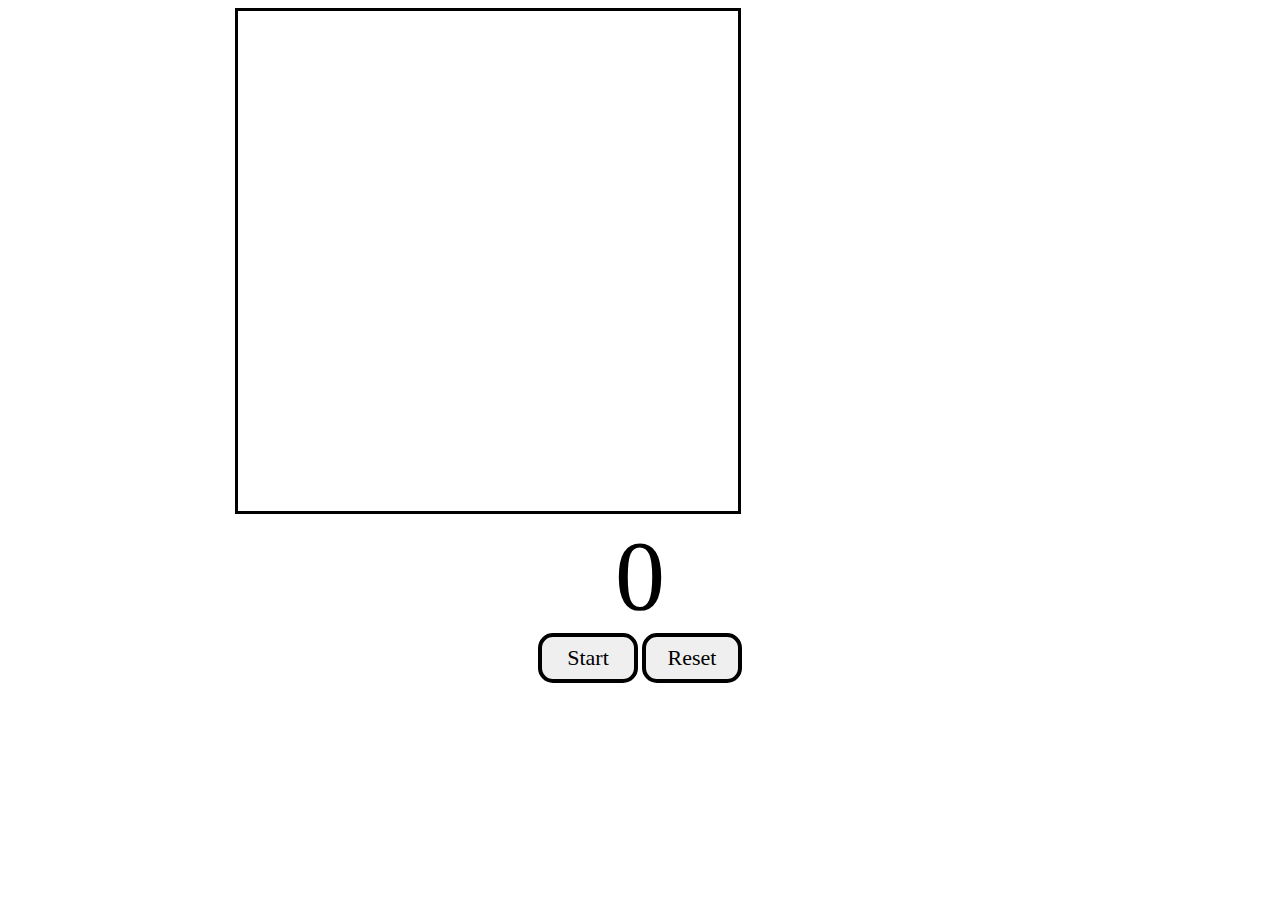
<file: snake/index.html>
<!DOCTYPE html>
<html lang="en">

<head>
    <meta charset="UTF-8">
    <meta http-equiv="X-UA-Compatible" content="IE=edge">
    <meta name="viewport" content="width=device-width, initial-scale=1.0">
    <title>Document</title>
    <style>
        #gameContainer {
            text-align: center;
        }

        #gameBoard {
            border: 3px solid;
        }

        #scoreText {
            font-family: "Permanent Marker", cursive;
            font-size: 100px;
        }

        #startBtn,
        #resetBtn {
            font-family: "Permanent Marker", cursive;
            font-size: 22px;
            width: 100px;
            height: 50px;
            border: 4px solid;
            border-radius: 15px;
            cursor: pointer;
        }
    </style>
</head>

<body>
    <div id="gameContainer">
        <canvas id="gameBoard" width="500" height="500"></canvas>
        <canvas id="canvas"></canvas>
        <div id="scoreText">0</div>
        <button id="startBtn">Start</button>
        <button id="resetBtn">Reset</button>
    </div>
    <script src="js/tf.min.js"></script>
    <script src="js/teachablemachine-pose.min.js"></script>
    <script>
        const URL = "js/my-pose-model/";
        const PROB = 0.9;
        let model, webcam, ctx, labelContainer, maxPredictions;

        async function caminit() {
            const modelURL = URL + "model.json";
            const metadataURL = URL + "metadata.json";

            // load the model and metadata
            // Refer to tmImage.loadFromFiles() in the API to support files from a file picker
            // Note: the pose library adds a tmPose object to your window (window.tmPose)
            model = await tmPose.load(modelURL, metadataURL);
            maxPredictions = model.getTotalClasses();

            // Convenience function to setup a webcam
            const size = 200;
            const flip = true; // whether to flip the webcam
            webcam = new tmPose.Webcam(size, size, flip); // width, height, flip
            await webcam.setup(); // request access to the webcam
            await webcam.play();
            window.requestAnimationFrame(loop);

            // append/get elements to the DOM
            const canvas = document.getElementById("canvas");
            canvas.width = size; canvas.height = size;
            ctx = canvas.getContext("2d");
        }

        async function loop(timestamp) {
            webcam.update(); // update the webcam frame
            await predict();
            window.requestAnimationFrame(loop);
        }

        async function predict() {
            // Prediction #1: run input through posenet
            // estimatePose can take in an image, video or canvas html element
            const { pose, posenetOutput } = await model.estimatePose(webcam.canvas);
            // Prediction 2: run input through teachable machine classification model
            const prediction = await model.predict(posenetOutput);

            for (let i = 0; i < maxPredictions; i++) {
                if (prediction[i].className == "UP" && prediction[i].probability.toFixed(2) > 0.9) {
                    window.dispatchEvent(new KeyboardEvent('keydown', { 'keyCode': UP }));
                } else if (prediction[i].className == "DOWN" && prediction[i].probability.toFixed(2) > PROB) {
                    window.dispatchEvent(new KeyboardEvent('keydown', { 'keyCode': DOWN }));
                } else if (prediction[i].className == "LEFT" && prediction[i].probability.toFixed(2) > PROB) {
                    window.dispatchEvent(new KeyboardEvent('keydown', { 'keyCode': LEFT }));
                } else if (prediction[i].className == "RIGHT" && prediction[i].probability.toFixed(2) > PROB) {
                    window.dispatchEvent(new KeyboardEvent('keydown', { 'keyCode': RIGHT }));
                }
            }

            // finally draw the poses
            drawPose(pose);
        }

        function drawPose(pose) {
            if (webcam.canvas) {
                ctx.drawImage(webcam.canvas, 0, 0);
                // draw the keypoints and skeleton
                if (pose) {
                    const minPartConfidence = 0.5;
                    tmPose.drawKeypoints(pose.keypoints, minPartConfidence, ctx);
                    tmPose.drawSkeleton(pose.keypoints, minPartConfidence, ctx);
                }
            }
        }
        const gameBoard = document.querySelector("#gameBoard");
        const context = gameBoard.getContext("2d");
        const scoreText = document.querySelector("#scoreText");
        const startBtn = document.querySelector("#startBtn");
        const resetBtn = document.querySelector("#resetBtn");
        const gameWidth = gameBoard.width;
        const gameHeight = gameBoard.height;
        const boardBackground = "white";
        const snakeColor = "lightgreen";
        const snakeBorder = "black";
        const foodColor = "red";
        const unitSize = 10;
        const LEFT = 37;
        const UP = 38;
        const RIGHT = 39;
        const DOWN = 40;
        let running = false;
        let xVelocity = unitSize;
        let yVelocity = 0;
        let foodX;
        let foodY;
        let score = 0;
        let snake = [
            { x: unitSize * 4, y: 0 },
            { x: unitSize * 3, y: 0 },
            { x: unitSize * 2, y: 0 },
            { x: unitSize, y: 0 },
            { x: 0, y: 0 }
        ];

        window.addEventListener("keydown", changeDirection);
        resetBtn.addEventListener("click", resetGame);
        startBtn.addEventListener("click", gameStart);

        function gameStart() {
            caminit();
            running = true;
            scoreText.textContent = score;
            createFood();
            drawFood();
            nextTick();
        };
        function nextTick() {
            if (running) {
                setTimeout(() => {
                    clearBoard();
                    drawFood();
                    moveSnake();
                    drawSnake();
                    checkGameOver();
                    nextTick();
                }, 75);
            }
            else {
                displayGameOver();
            }
        };
        function clearBoard() {
            context.fillStyle = boardBackground;
            context.fillRect(0, 0, gameWidth, gameHeight);
        };
        function createFood() {
            function randomFood(min, max) {
                const randNum = Math.round((Math.random() * (max - min) + min) / unitSize) * unitSize;
                return randNum;
            }
            foodX = randomFood(0, gameWidth - unitSize);
            foodY = randomFood(0, gameWidth - unitSize);
        };
        function drawFood() {
            context.fillStyle = foodColor;
            context.fillRect(foodX, foodY, unitSize, unitSize);
        };
        function moveSnake() {
            const head = {
                x: snake[0].x + xVelocity,
                y: snake[0].y + yVelocity
            };

            snake.unshift(head);
            //if food is eaten
            if (snake[0].x == foodX && snake[0].y == foodY) {
                score += 1;
                scoreText.textContent = score;
                createFood();
            }
            else {
                snake.pop();
            }
        };
        function drawSnake() {
            context.fillStyle = snakeColor;
            context.strokeStyle = snakeBorder;
            snake.forEach(snakePart => {
                context.fillRect(snakePart.x, snakePart.y, unitSize, unitSize);
                context.strokeRect(snakePart.x, snakePart.y, unitSize, unitSize);
            })
        };
        function changeDirection(event) {
            const keyPressed = event.keyCode;
            const goingUp = (yVelocity == -unitSize);
            const goingDown = (yVelocity == unitSize);
            const goingRight = (xVelocity == unitSize);
            const goingLeft = (xVelocity == -unitSize);

            switch (true) {
                case (keyPressed == LEFT && !goingRight):
                    xVelocity = -unitSize;
                    yVelocity = 0;
                    break;
                case (keyPressed == UP && !goingDown):
                    xVelocity = 0;
                    yVelocity = -unitSize;
                    break;
                case (keyPressed == RIGHT && !goingLeft):
                    xVelocity = unitSize;
                    yVelocity = 0;
                    break;
                case (keyPressed == DOWN && !goingUp):
                    xVelocity = 0;
                    yVelocity = unitSize;
                    break;
            }
        };
        function checkGameOver() {
            switch (true) {
                case (snake[0].x < 0):
                    running = false;
                    break;
                case (snake[0].x >= gameWidth):
                    running = false;
                    break;
                case (snake[0].y < 0):
                    running = false;
                    break;
                case (snake[0].y >= gameHeight):
                    running = false;
                    break;
            }
            for (let i = 1; i < snake.length; i += 1) {
                if (snake[i].x == snake[0].x && snake[i].y == snake[0].y) {
                    running = false;
                }
            }
        };
        function displayGameOver() {
            context.font = "50px MV Boli";
            context.fillStyle = "black";
            context.textAlign = "center";
            context.fillText("GAME OVER!", gameWidth / 2, gameHeight / 2);
            running = false;
        };
        function resetGame() {
            score = 0;
            xVelocity = unitSize;
            yVelocity = 0;
            snake = [
                { x: unitSize * 4, y: 0 },
                { x: unitSize * 3, y: 0 },
                { x: unitSize * 2, y: 0 },
                { x: unitSize, y: 0 },
                { x: 0, y: 0 }
            ];
            gameStart();
        };

    </script>
</body>

</html>
</file>
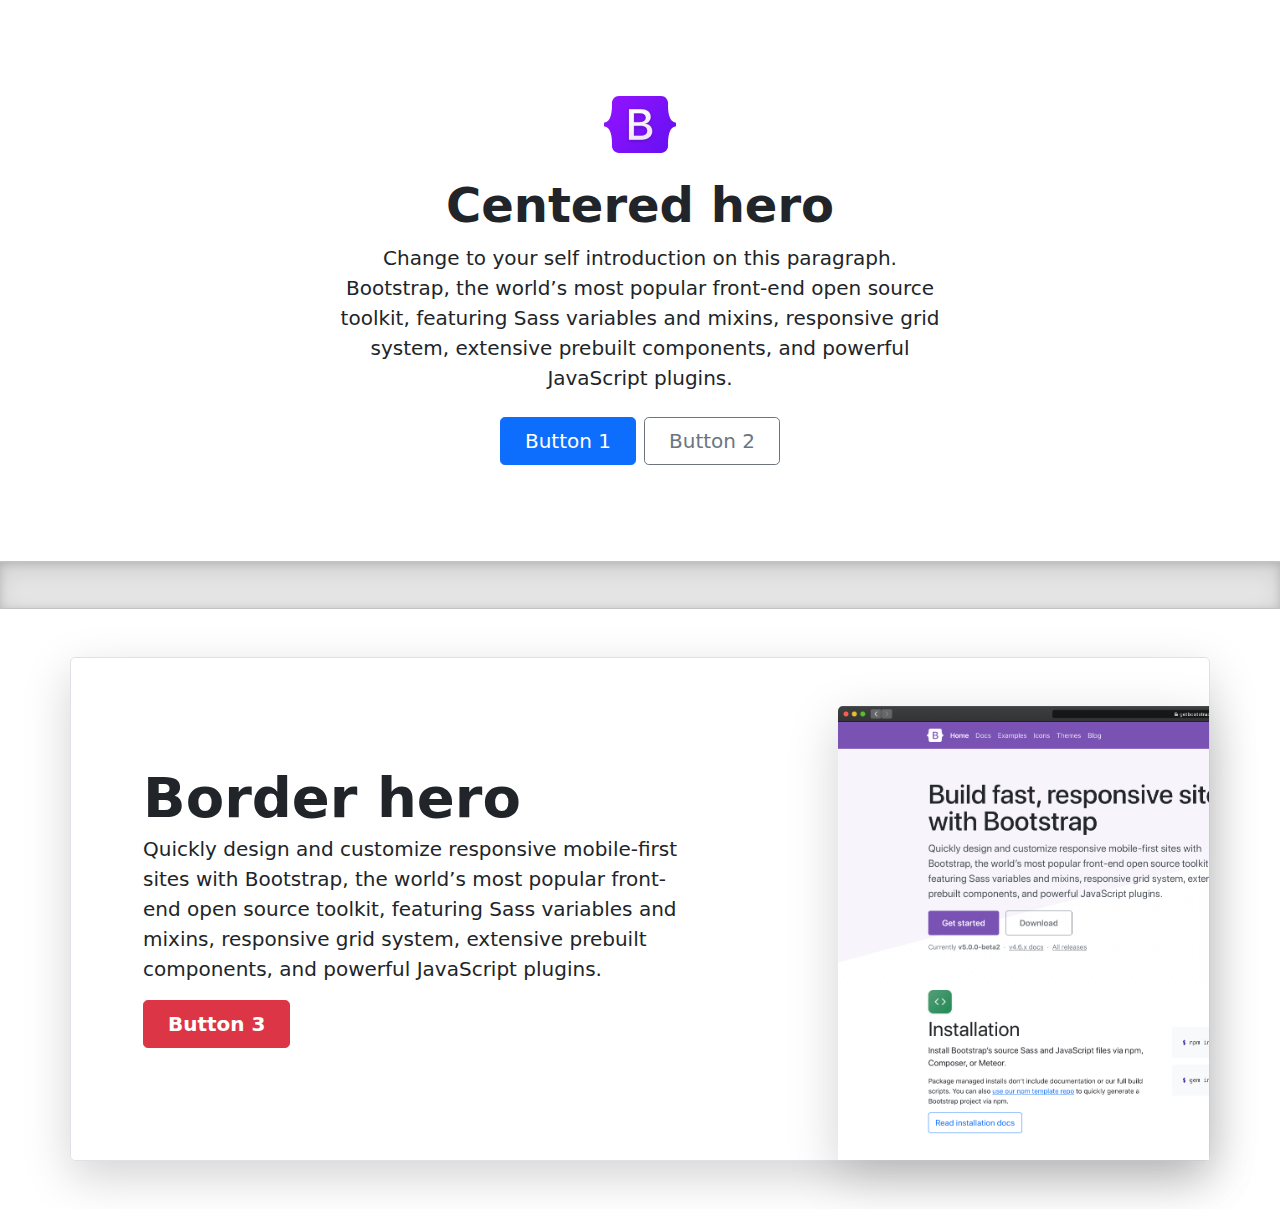
<file: week3/index.html>
<!DOCTYPE html>
<html lang="en">
  <head>
    <meta charset="utf-8" />
    <meta name="viewport" content="width=device-width, initial-scale=1" />
    <title>Heroes · Bootstrap v5.0</title>

    <!-- Bootstrap core CSS -->
    <link href="css/bootstrap.min.css" rel="stylesheet" />

    <style>
      .bd-placeholder-img {
        font-size: 1.125rem;
        text-anchor: middle;
        -webkit-user-select: none;
        -moz-user-select: none;
        user-select: none;
      }

      @media (min-width: 768px) {
        .bd-placeholder-img-lg {
          font-size: 3.5rem;
        }
      }
    </style>

    <!-- Custom styles for this template -->
    <link href="css/heroes.css" rel="stylesheet" />
  </head>
  <body>
    <main>
      <h1 class="visually-hidden">Heroes examples</h1>

      <div class="px-4 py-5 my-5 text-center">
        <img
          class="d-block mx-auto mb-4"
          src="images/bootstrap-logo.svg"
          alt=""
          width="72"
          height="57"
        />
        <h1 class="display-5 fw-bold">Centered hero</h1>
        <div class="col-lg-6 mx-auto">
          <p class="lead mb-4">
            Change to your self introduction on this paragraph.
            Bootstrap, the world’s most popular front-end open source toolkit,
            featuring Sass variables and mixins, responsive grid system,
            extensive prebuilt components, and powerful JavaScript plugins.
          </p>
          <div class="d-grid gap-2 d-sm-flex justify-content-sm-center">
            <button type="button" class="btn btn-primary btn-lg px-4 gap-3">
              Button 1
            </button>
            <button type="button" class="btn btn-outline-secondary btn-lg px-4">
              Button 2
            </button>
          </div>
        </div>
      </div>

      <div class="b-example-divider"></div>

      <div class="container my-5">
        <div
          class="
            row
            p-4
            pb-0
            pe-lg-0
            pt-lg-5
            align-items-center
            rounded-3
            border
            shadow-lg
          "
        >
          <div class="col-lg-7 p-3 p-lg-5 pt-lg-3">
            <h1 class="display-4 fw-bold lh-1">
              Border hero 
            </h1>
            <p class="lead">
              Quickly design and customize responsive mobile-first sites with
              Bootstrap, the world’s most popular front-end open source toolkit,
              featuring Sass variables and mixins, responsive grid system,
              extensive prebuilt components, and powerful JavaScript plugins.
            </p>
            <div
              class="
                d-grid
                gap-2
                d-md-flex
                justify-content-md-start
                mb-4 mb-lg-3
              "
            >
              <button
                type="button"
                class="btn btn-danger btn-lg px-4 me-md-2 fw-bold"
              >
                Button 3
              </button>
            </div>
          </div>
          <div class="col-lg-4 offset-lg-1 p-0 overflow-hidden shadow-lg">
            <img
              class="rounded-lg-3"
              src="images/bootstrap-docs.png"
              alt=""
              width="720"
            />
          </div>
        </div>
      </div>
    </main>
  </body>
</html>
</file>
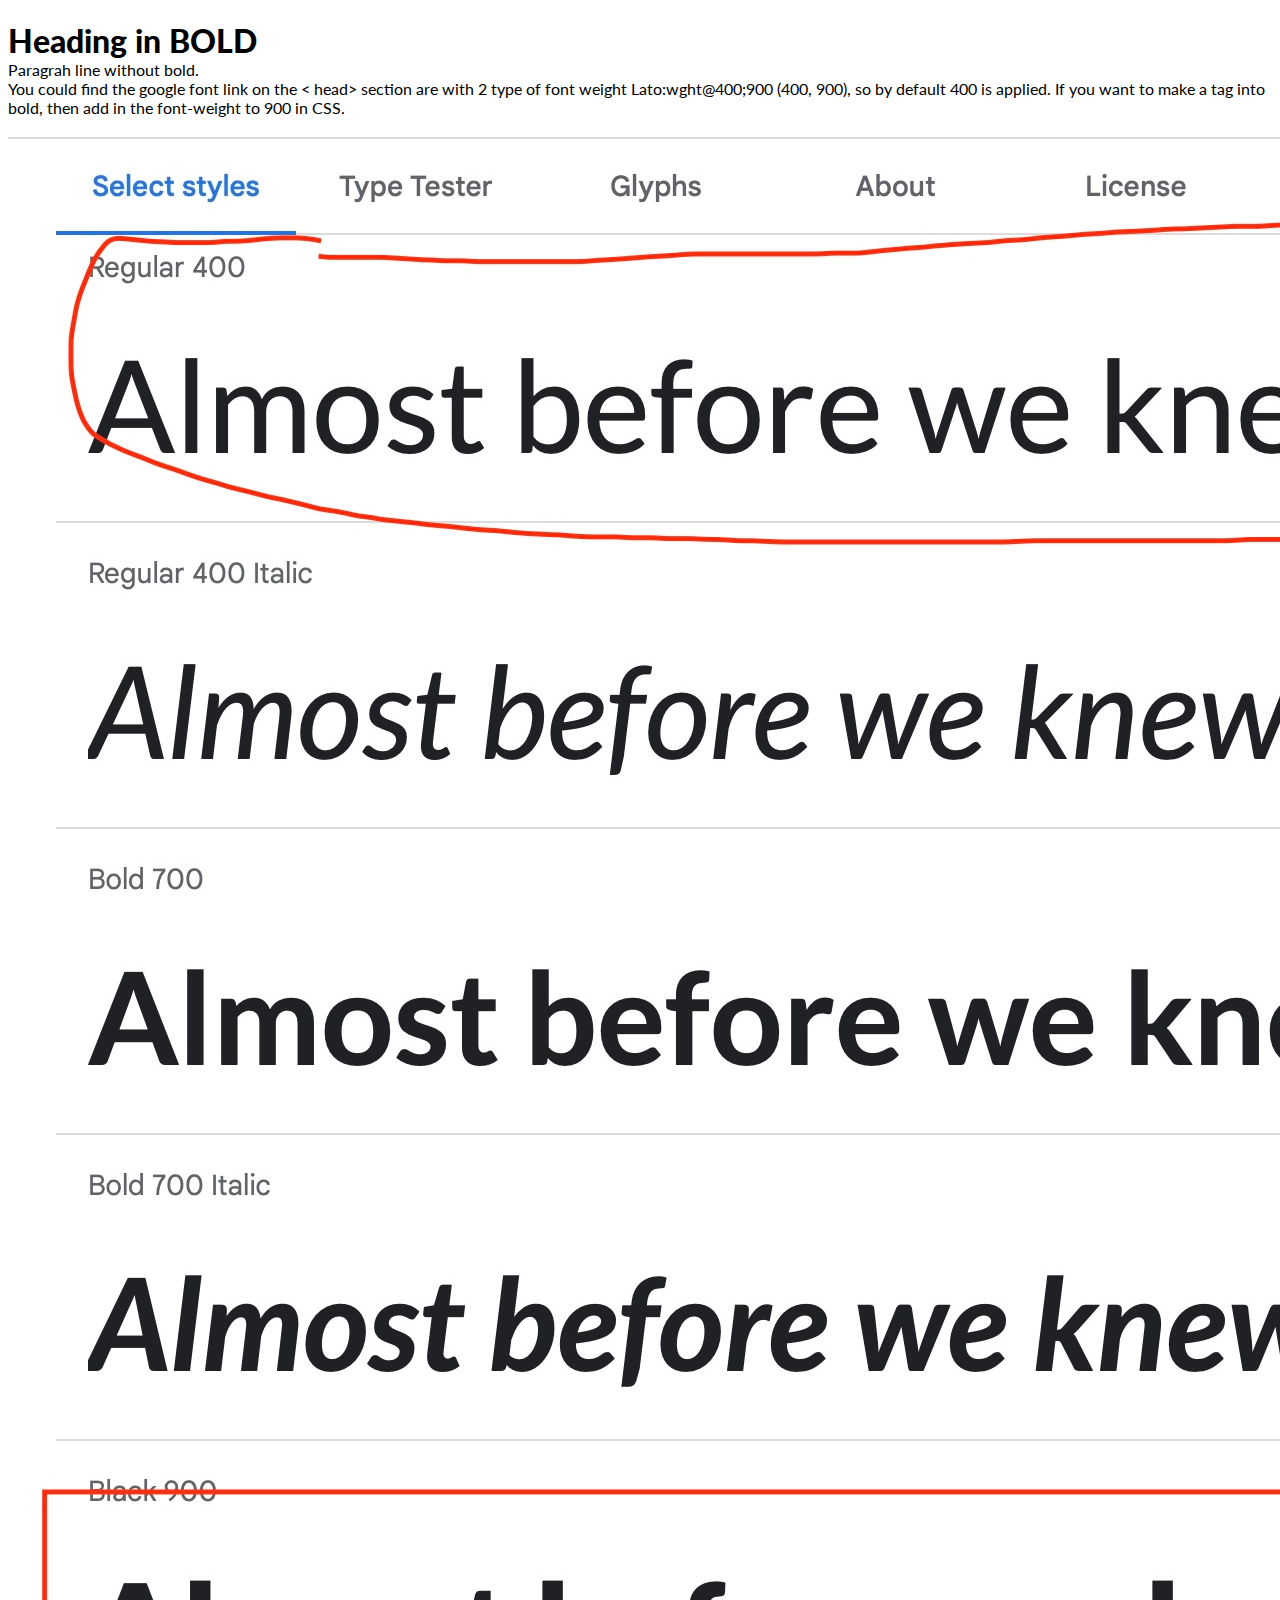
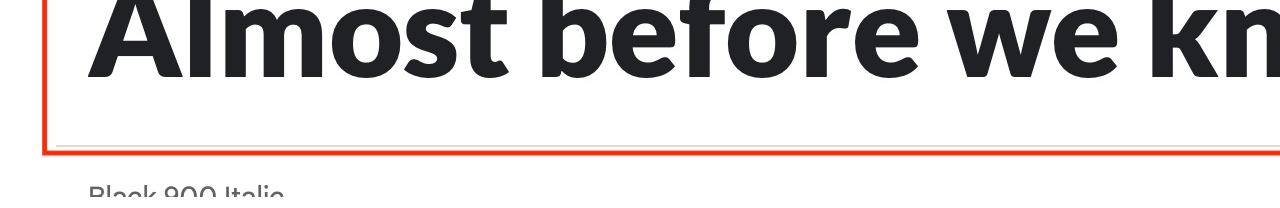
<file: week4/index.html>
<!DOCTYPE html>
<html>

<head>
    <title>Getting regular and bold Google Font</title>
    <link rel="preconnect" href="https://fonts.googleapis.com">
    <link rel="preconnect" href="https://fonts.gstatic.com" crossorigin>
    <link href="https://fonts.googleapis.com/css2?family=Lato:wght@400;900&display=swap" rel="stylesheet">
    <link rel="stylesheet" href="css/style.css">
</head>

<body>
    <h1>Heading in BOLD</h1>
    <p>Paragrah line without bold.<br>You could find the google font link on the < head> section are with 2 type of font
            weight Lato:wght@400;900 (400, 900), so by default 400 is applied. If you want to make a tag into bold, then
            add in the font-weight to 900 in CSS.</p>
    <img src="images/googlefont.jpg" />
</body>

</html>
</file>
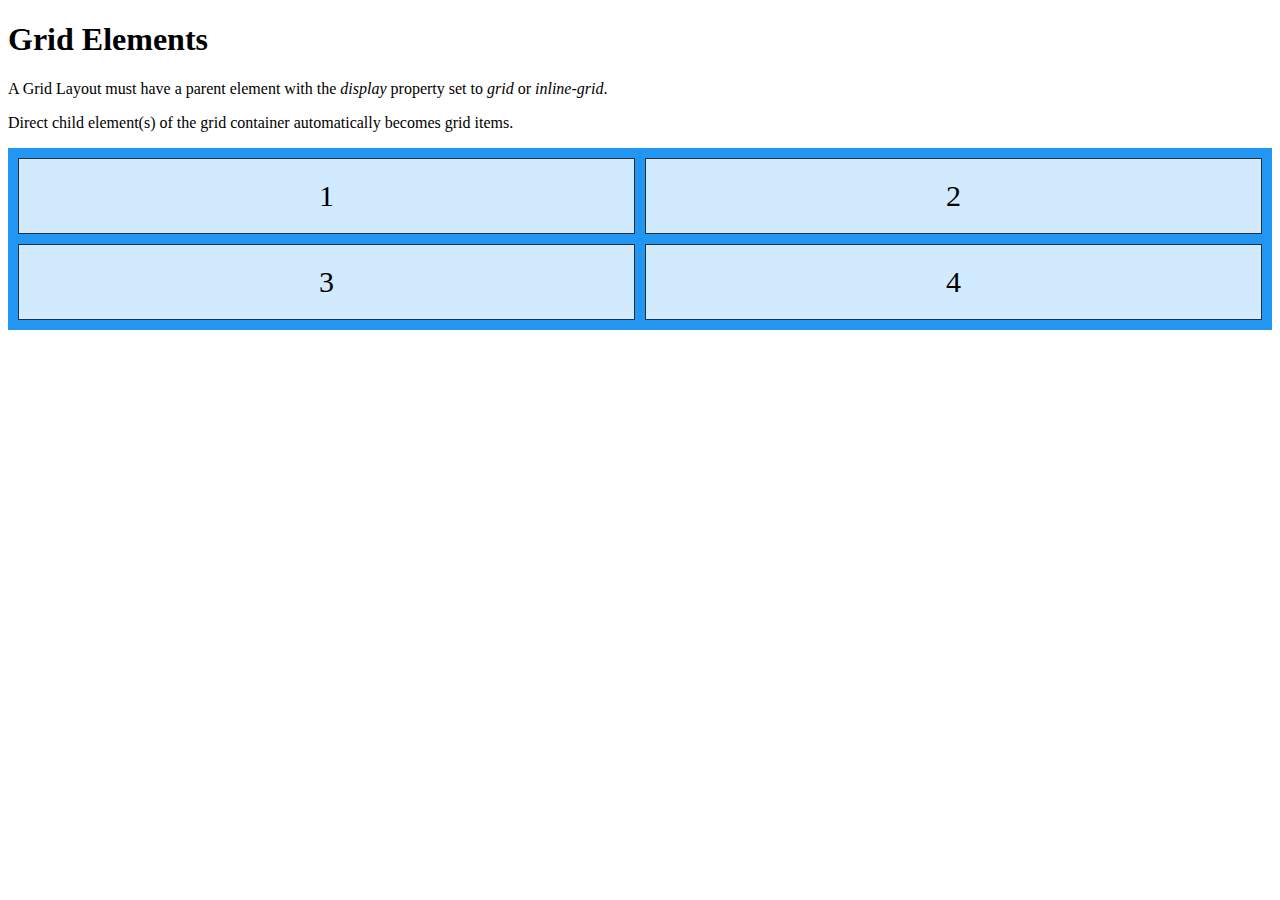
<file: grid_layout.html>
<!DOCTYPE html>
<html>

<head>
    <title>My Grid Layout</title>
    <style>
        .grid-container {
            display: grid;
            grid-template-columns: auto auto;
            background-color: #2196F3;
            grid-gap: 10px;
            padding: 10px;
        }

        .grid-item {
            background-color: rgba(255, 255, 255, 0.8);
            border: 1px solid rgba(0, 0, 0, 0.8);
            padding: 20px;
            font-size: 30px;
            text-align: center;
        }
    </style>
</head>

<body>

    <h1>Grid Elements</h1>

    <p>A Grid Layout must have a parent element with the <em>display</em> property set to <em>grid</em> or
        <em>inline-grid</em>.
    </p>

    <p>Direct child element(s) of the grid container automatically becomes grid items.</p>

    <div class="grid-container">
        <div class="grid-item">1</div>
        <div class="grid-item">2</div>
        <div class="grid-item">3</div>
        <div class="grid-item">4</div>
    </div>
</body>

</html>
</file>
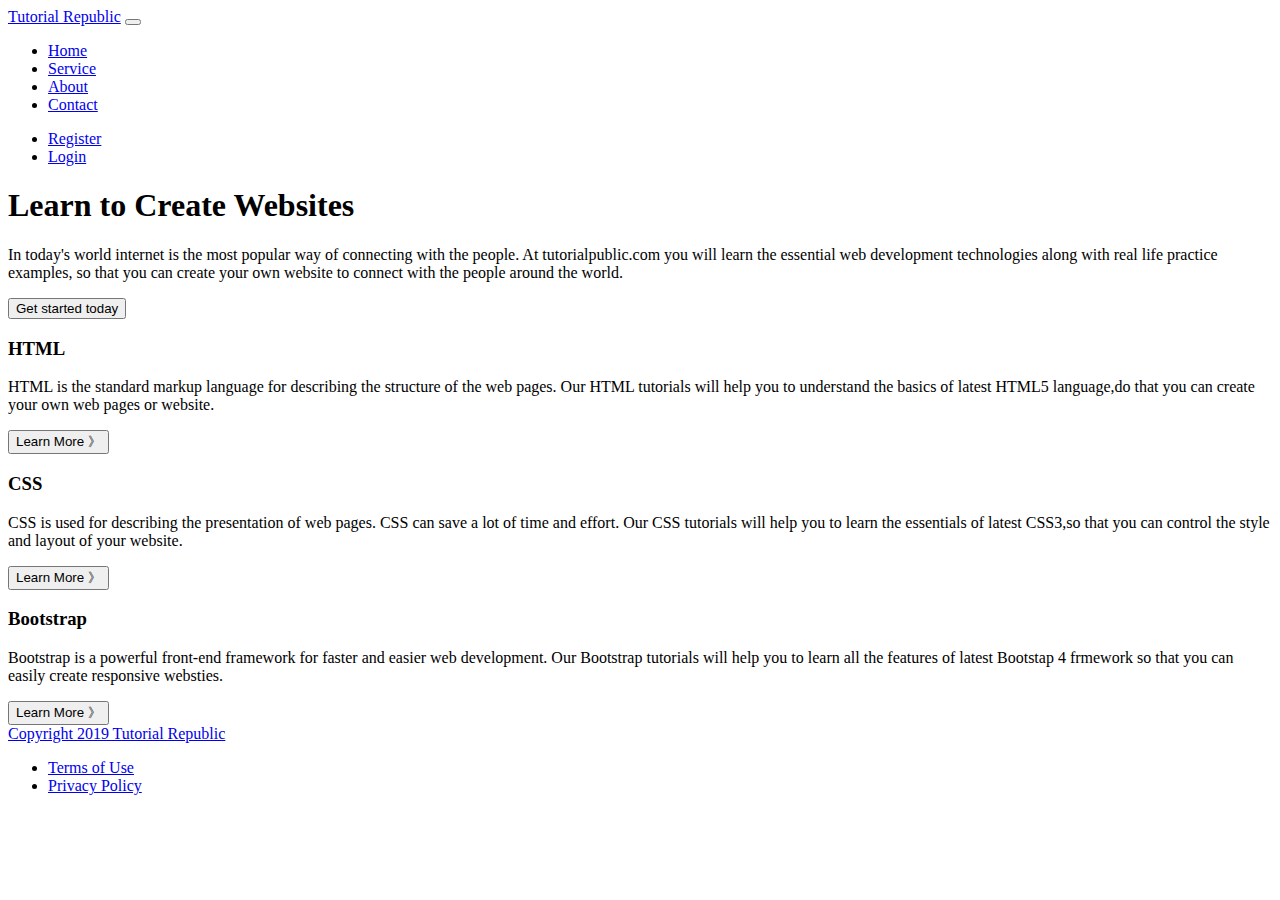
<file: sample.html>
<!DOCTYPE html>
<html lang="en">
  <head>
    <title>Bootstrap 5 Website Example</title>
    <meta charset="utf-8" />
    <meta name="viewport" content="width=device-width, initial-scale=1" />
    <link
      href="https://cdn.jsdelivr.net/npm/bootstrap@5.0.1/dist/css/bootstrap.min.css"
      rel="stylesheet"
      integrity="sha384-+0n0xVW2eSR5OomGNYDnhzAbDsOXxcvSN1TPprVMTNDbiYZCxYbOOl7+AMvyTG2x"
      crossorigin="anonymous"
    />
  </head>
  <body>
    <nav class="navbar navbar-expand-lg sticky-top navbar-dark bg-dark">
      <div class="container-fluid">
        <a class="navbar-brand" href="#">Tutorial Republic</a>
        <button
          class="navbar-toggler"
          type="button"
          data-bs-toggle="collapse"
          data-bs-target="#navbarToggle"
          aria-controls="navbarToggle"
          aria-expanded="false"
          aria-label="Toggle navigation"
        >
          <span class="navbar-toggler-icon"></span>
        </button>
        <div
          class="collapse navbar-collapse justify-content-between"
          id="navbarToggle"
        >
          <ul class="navbar-nav">
            <li class="nav-item">
              <a class="nav-link active" aria-current="page" href="#">Home</a>
            </li>
            <li class="nav-item">
              <a class="nav-link" href="#">Service</a>
            </li>
            <li class="nav-item">
              <a class="nav-link" href="#">About</a>
            </li>
            <li class="nav-item">
              <a class="nav-link" href="#">Contact</a>
            </li>
          </ul>
          <div>
            <ul class="navbar-nav">
              <li class="nav-item">
                <a class="nav-link" href="#">Register</a>
              </li>
              <li class="nav-item">
                <a class="nav-link" href="#">Login</a>
              </li>
            </ul>
          </div>
        </div>
      </div>
    </nav>
    <div class="container p-3 my-3 bg-light text-black">
      <h1>Learn to Create Websites</h1>
      <p>
        In today's world internet is the most popular way of connecting with the
        people. At <span class="text-primary">tutorialpublic.com</span> you will
        learn the essential web development technologies along with real life
        practice examples, so that you can create your own website to connect
        with the people around the world.
      </p>
      <button type="button" class="btn btn-primary">Get started today</button>
    </div>
    <div class="row p-3 my-3">
      <div class="col-sm-4">
        <h3>HTML</h3>
        <p>
          HTML is the standard markup language for describing the structure of
          the web pages. Our HTML tutorials will help you to understand the
          basics of latest HTML5 language,do that you can create your own web
          pages or website.
        </p>
        <button type="button" class="btn btn-success">Learn More 》</button>
      </div>
      <div class="col-sm-4">
        <h3>CSS</h3>
        <p>
          CSS is used for describing the presentation of web pages. CSS can save
          a lot of time and effort. Our CSS tutorials will help you to learn the
          essentials of latest CSS3,so that you can control the style and layout
          of your website.
        </p>
        <button type="button" class="btn btn-success">Learn More 》</button>
      </div>
      <div class="col-sm-4">
        <h3>Bootstrap</h3>
        <p>
          Bootstrap is a powerful front-end framework for faster and easier web
          development. Our Bootstrap tutorials will help you to learn all the
          features of latest Bootstap 4 frmework so that you can easily create
          responsive websties.
        </p>
        <button type="button" class="btn btn-success">Learn More 》</button>
      </div>
    </div>
    <nav
      class="
        navbar navbar-expand-lg
        sticky-bottom
        navbar-light
        p-3
        my-3
        border-top
        justify-content-between
      "
    >
      <div class="container-fluid flex-lg-row flex-column">
        <div>
          <a class="navbar-brand" href="#">Copyright 2019 Tutorial Republic</a>
        </div>
        <div>
          <ul class="navbar-nav d-flex flex-row justify-content-start">
            <li class="nav-item border-end p-3 my-3 text-black">
              <a class="nav-link" href="#">Terms of Use</a>
            </li>
            <li class="nav-item border-start p-3 my-3 text-black">
              <a class="nav-link" href="#">Privacy Policy</a>
            </li>
          </ul>
        </div>
      </div>
    </nav>
  </body>
</html>
</file>
<file: week3/css/heroes.css>
.b-example-divider {
  height: 3rem;
  background-color: rgba(0, 0, 0, .1);
  border: solid rgba(0, 0, 0, .15);
  border-width: 1px 0;
  box-shadow: inset 0 .5em 1.5em rgba(0, 0, 0, .1), inset 0 .125em .5em rgba(0, 0, 0, .15);
}

@media (min-width: 992px) {
  .rounded-lg-3 { border-radius: .3rem; }
}
</file>
<file: week4/css/style.css>
body {
    font-family: 'Lato', sans-serif;
}
h1{
    font-weight: 900; /* to make it bold as I have included the font weight */
    margin-bottom: 0px; /* get rid of the default bottom margin of h1 */
}
p{
    /* no need to specify the font weight because the 400 font weight is by default */
    margin-top: 0px; /* get rid of the default top margin of p */
}
</file>
